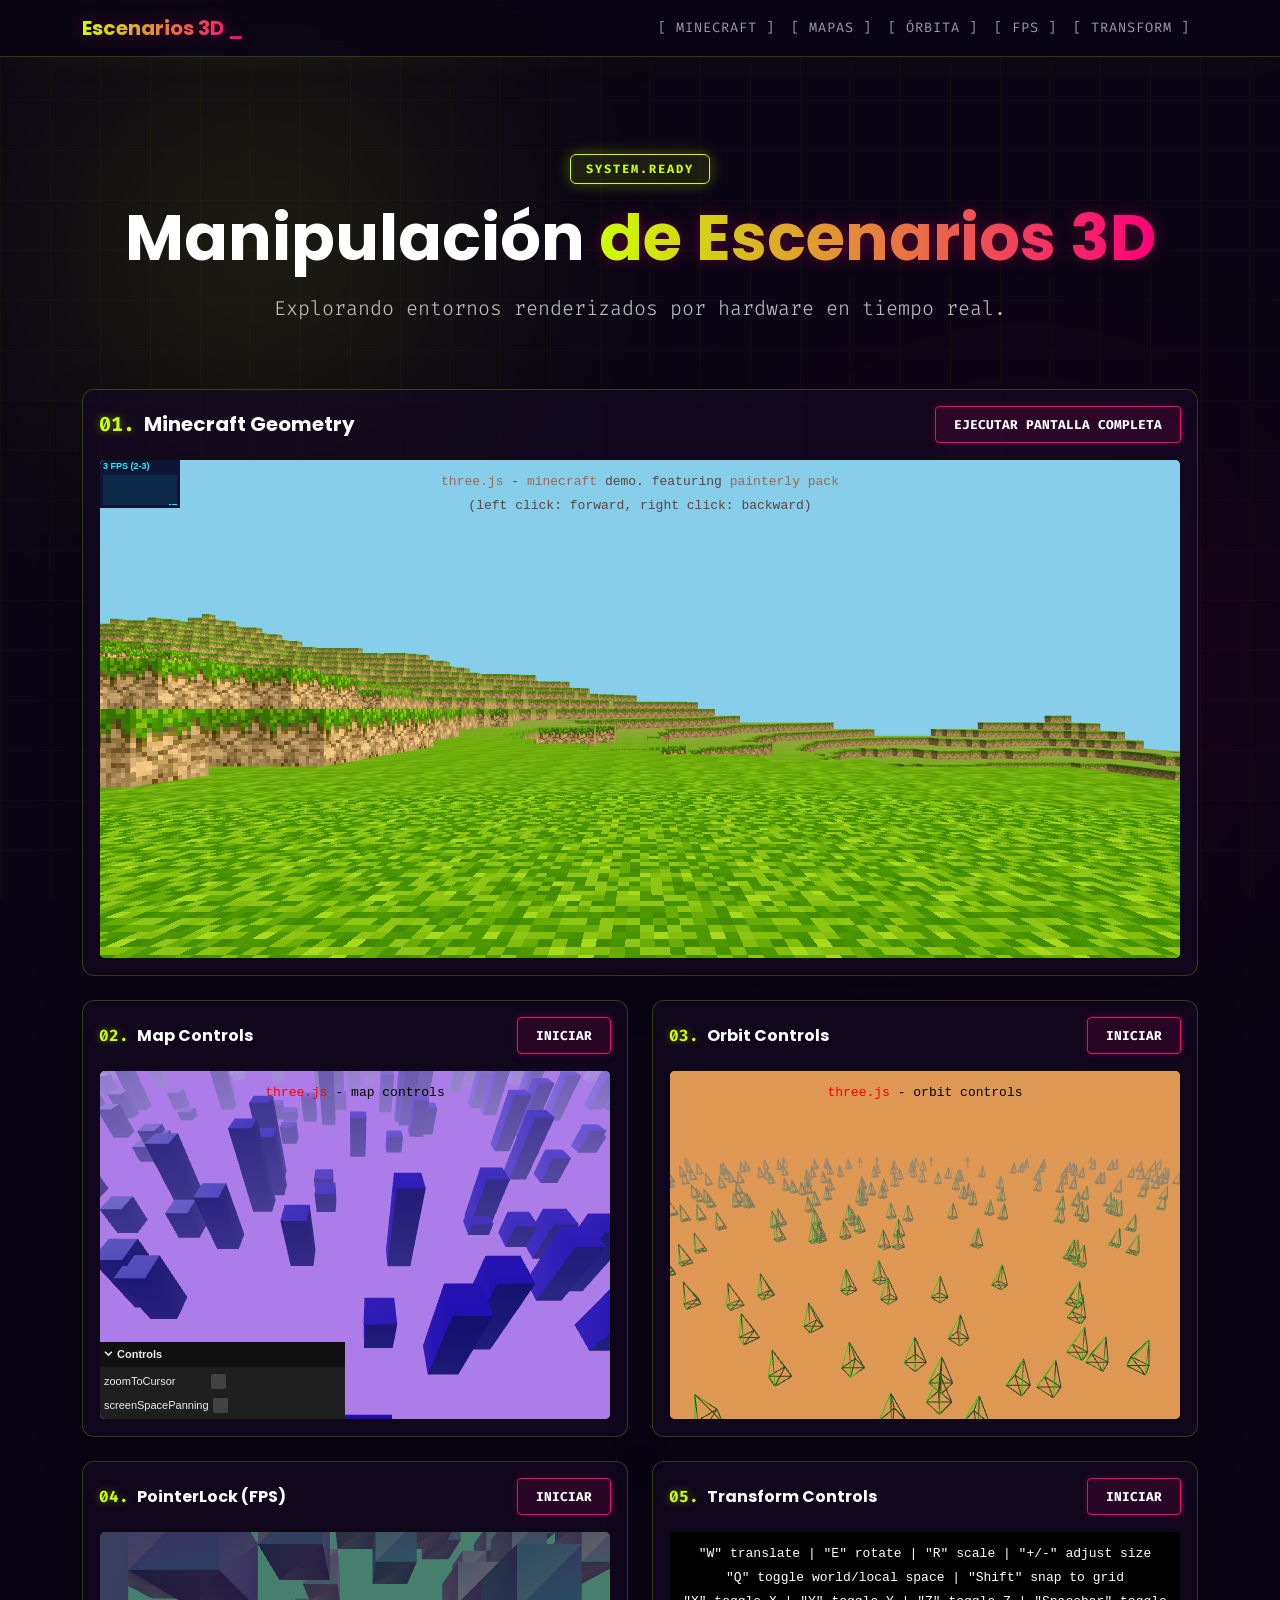
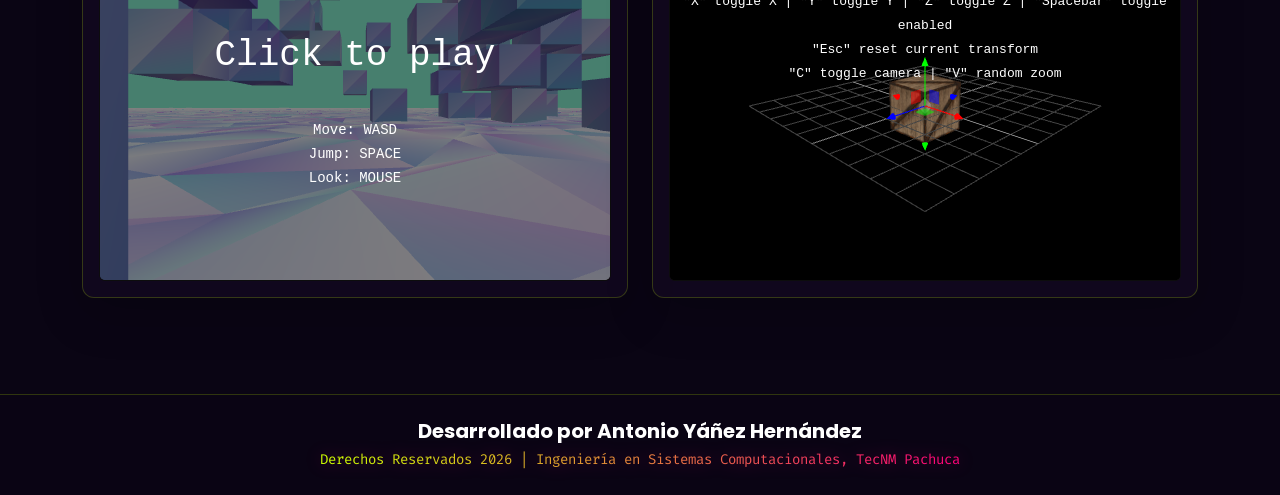
<file: index.html>
<!DOCTYPE html>
<html lang="es">
<head>
    <meta charset="UTF-8">
    <title>Portafolio 3D WebGL - Three.js</title>
    <meta name="viewport" content="width=device-width, initial-scale=1.0">
    
    <!-- Google Fonts: Poppins & Fira Code (para detalles técnicos) -->
    <link rel="preconnect" href="https://fonts.googleapis.com">
    <link rel="preconnect" href="https://fonts.gstatic.com" crossorigin>
    <link href="https://fonts.googleapis.com/css2?family=Fira+Code:wght@400;600&family=Poppins:wght@300;400;600;800&display=swap" rel="stylesheet">
    
    <!-- Bootstrap 5 CSS -->
    <link href="https://cdn.jsdelivr.net/npm/bootstrap@5.3.2/dist/css/bootstrap.min.css" rel="stylesheet">
    
    <!-- CSS Personalizado -->
    <link rel="stylesheet" href="./assets/css/styles.css">

    <link rel="shortcut icon" href="./assets/img/favicon.png" type="image/x-icon" />
</head>
<body>

    <!-- Fondo con efecto de cuadrícula de red -->
    <div class="cyber-grid"></div>
    <!-- CAMBIA ESTAS DOS LÍNEAS -->
    <div class="bg-glow glow-primary"></div>
    <div class="bg-glow glow-secondary"></div>

    <!-- Navbar efecto cristal -->
    <nav class="navbar navbar-expand-lg fixed-top glass-navbar">
        <div class="container">
            <a class="navbar-brand fw-bold text-gradient cyber-title" href="#">Escenarios 3D <span class="blink">_</span></a>
            <button class="navbar-toggler" type="button" data-bs-toggle="collapse" data-bs-target="#navbarNav">
                <span class="navbar-toggler-icon" style="filter: invert(1);"></span>
            </button>
            <div class="collapse navbar-collapse" id="navbarNav">
                <ul class="navbar-nav ms-auto tech-font">
                    <li class="nav-item"><a class="nav-link" href="#demo1">[ MINECRAFT ]</a></li>
                    <li class="nav-item"><a class="nav-link" href="#demo2">[ MAPAS ]</a></li>
                    <li class="nav-item"><a class="nav-link" href="#demo3">[ ÓRBITA ]</a></li>
                    <li class="nav-item"><a class="nav-link" href="#demo4">[ FPS ]</a></li>
                    <li class="nav-item"><a class="nav-link" href="#demo5">[ TRANSFORM ]</a></li>
                </ul>
            </div>
        </div>
    </nav>

    <!-- Header / Hero Section -->
    <header class="hero-section text-center">
        <div class="container mt-4">
            <span class="badge cyber-badge mb-3">SYSTEM.READY</span>
            <h1 class="display-3 fw-bold text-white mb-3">Manipulación <span class="text-gradient"> de Escenarios 3D</span></h1>
            <p class="lead text-light opacity-75 tech-font">Explorando entornos renderizados por hardware en tiempo real.</p>
        </div>
    </header>

    <!-- Contenido Principal -->
    <div class="container pb-5">
        <div class="row g-4">
            
            <!-- Demo 1: Minecraft (Destacado) -->
            <div class="col-12" id="demo1">
                <div class="cyber-card shadow-lg p-3">
                    <div class="card-header d-flex justify-content-between align-items-center mb-3">
                        <span class="fs-5 fw-bold text-white"><span class="tech-accent">01.</span> Minecraft Geometry</span>
                        <a href="minecraft.html" target="_blank" class="cyber-btn">Ejecutar Pantalla Completa</a>
                    </div>
                    <div class="iframe-container main-demo">
                        <iframe src="minecraft.html" loading="lazy"></iframe>
                    </div>
                </div>
            </div>

            <!-- Demo 2: Map Controls -->
            <div class="col-md-6" id="demo2">
                <div class="cyber-card shadow-lg p-3">
                    <div class="card-header d-flex justify-content-between align-items-center mb-3">
                        <span class="fw-bold text-white"><span class="tech-accent">02.</span> Map Controls</span>
                        <a href="map.html" target="_blank" class="cyber-btn">Iniciar</a>
                    </div>
                    <div class="iframe-container">
                        <iframe src="map.html" loading="lazy"></iframe>
                    </div>
                </div>
            </div>

            <!-- Demo 3: Orbit Controls -->
            <div class="col-md-6" id="demo3">
                <div class="cyber-card shadow-lg p-3">
                    <div class="card-header d-flex justify-content-between align-items-center mb-3">
                        <span class="fw-bold text-white"><span class="tech-accent">03.</span> Orbit Controls</span>
                        <a href="orbit.html" target="_blank" class="cyber-btn">Iniciar</a>
                    </div>
                    <div class="iframe-container">
                        <iframe src="orbit.html" loading="lazy"></iframe>
                    </div>
                </div>
            </div>

            <!-- Demo 4: PointerLock -->
            <div class="col-md-6" id="demo4">
                <div class="cyber-card shadow-lg p-3">
                    <div class="card-header d-flex justify-content-between align-items-center mb-3">
                        <span class="fw-bold text-white"><span class="tech-accent">04.</span> PointerLock (FPS)</span>
                        <a href="pointerlock.html" target="_blank" class="cyber-btn">Iniciar</a>
                    </div>
                    <div class="iframe-container">
                        <iframe src="pointerlock.html" loading="lazy"></iframe>
                    </div>
                </div>
            </div>

            <!-- Demo 5: Transform Controls -->
            <div class="col-md-6" id="demo5">
                <div class="cyber-card shadow-lg p-3">
                    <div class="card-header d-flex justify-content-between align-items-center mb-3">
                        <span class="fw-bold text-white"><span class="tech-accent">05.</span> Transform Controls</span>
                        <a href="transform.html" target="_blank" class="cyber-btn">Iniciar</a>
                    </div>
                    <div class="iframe-container">
                        <iframe src="transform.html" loading="lazy"></iframe>
                    </div>
                </div>
            </div>

        </div>
    </div>

    <!-- Footer Efecto Cristal -->
    <footer class="glass-footer text-center py-4 mt-5">
        <div class="container">
            <h5 class="mb-1 fw-bold text-white">Desarrollado por Antonio Yáñez Hernández</h5>
            <p class="mb-0 text-gradient tech-font small">Derechos Reservados 2026 | Ingeniería en Sistemas Computacionales, TecNM Pachuca</p>
        </div>
    </footer>

    <!-- Bootstrap 5 JS -->
    <script src="https://cdn.jsdelivr.net/npm/bootstrap@5.3.2/dist/js/bootstrap.bundle.min.js"></script>
</body>
</html>
</file>
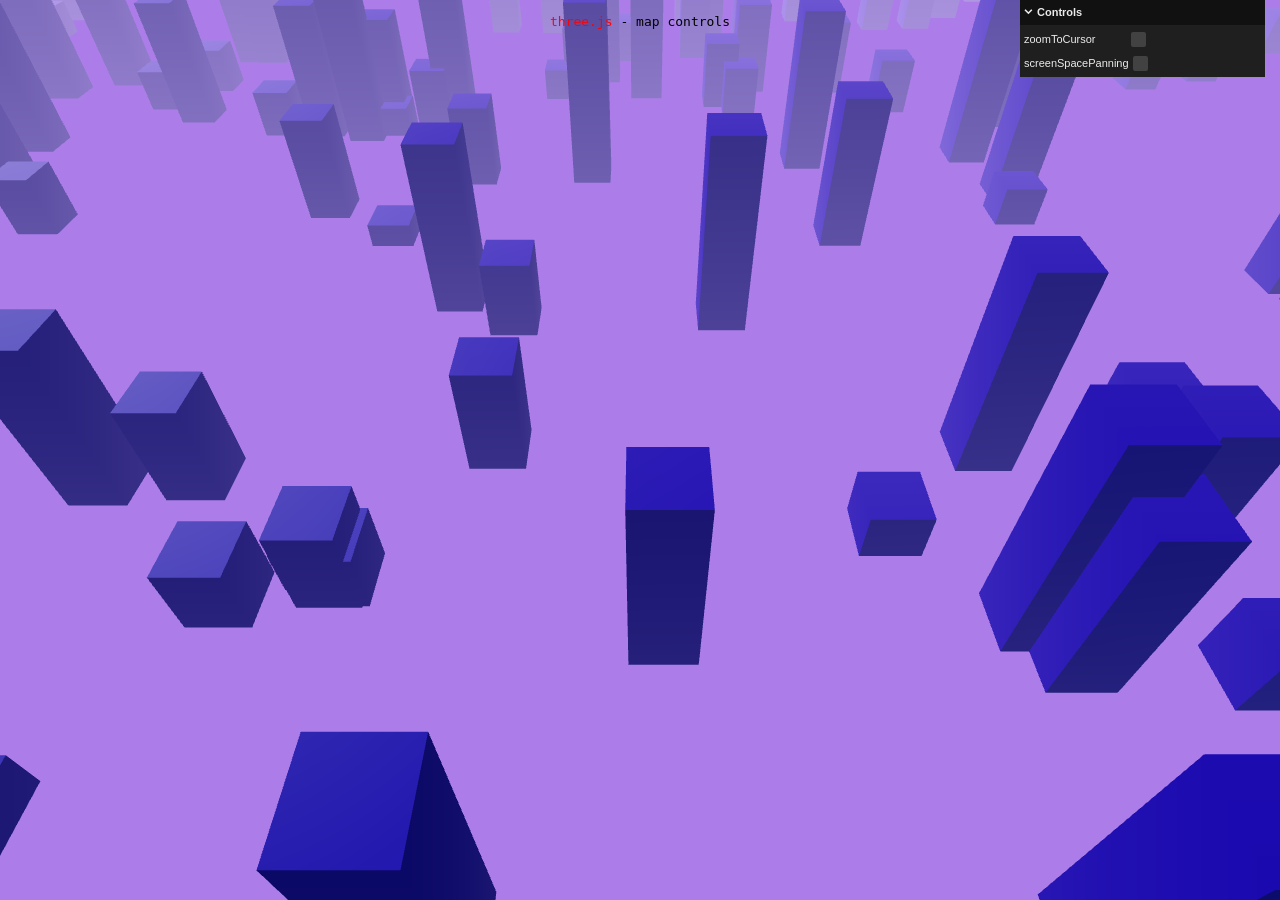
<file: map.html>
<!DOCTYPE html>
<html lang="en">
<head>
    <title>Map Controls</title>
    <meta charset="utf-8">
    <meta name="viewport" content="width=device-width, user-scalable=no, minimum-scale=1.0, maximum-scale=1.0">
    <link type="text/css" rel="stylesheet" href="./assets/css/main.css">
    <link rel="shortcut icon" href="./assets/img/favicon.png" type="image/x-icon" />
    <style>
        body {
            background-color: #ccc;
            color: #000;
        }

        a {
            color: #f00;
        }
        
        .back-btn {
            display: inline-block;
            margin-top: 10px;
            font-weight: bold;
            background: #2c3e50;
            color: #fff !important;
            padding: 5px 10px;
            border-radius: 5px;
            text-decoration: none;
        }
    </style>
</head>

<body>
    <div id="info">
        <a href="https://threejs.org" target="_blank" rel="noopener">three.js</a> - map controls<br/>
    </div>

    <script type="importmap">
        {
            "imports": {
                "three": "./assets/build/three.module.js",
                "three/addons/": "./assets/jsm/"
            }
        }
    </script>

    <!-- Apuntando al archivo JS separado -->
    <script type="module" src="./assets/js/map.js"></script>

</body>
</html>
</file>
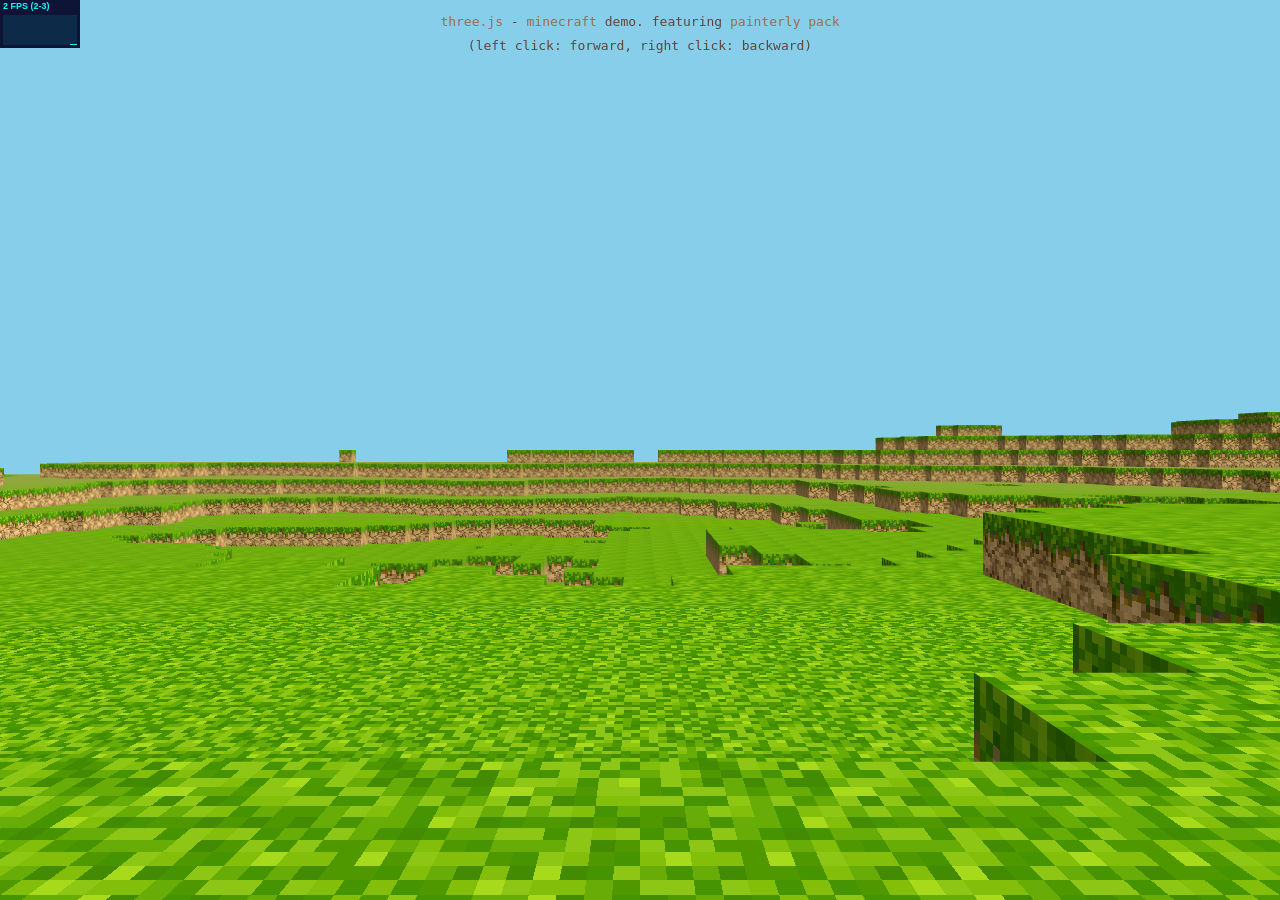
<file: minecraft.html>
<!DOCTYPE html>
<html lang="en">
<head>
    <title>Minecraft Geometry</title>
    <meta charset="utf-8">
    <meta name="viewport" content="width=device-width, user-scalable=no, minimum-scale=1.0, maximum-scale=1.0">
    <link type="text/css" rel="stylesheet" href="./assets/css/main.css">
    <link rel="shortcut icon" href="./assets/img/favicon.png" type="image/x-icon" />
    <style>
        body {
            background-color: #bfd1e5;
            color: #61443e;
        }
        
        a {
            color: #a06851;
        }
        
        .back-btn {
            display: inline-block;
            margin-top: 10px;
            font-weight: bold;
            background: #2c3e50;
            color: #fff !important;
            padding: 5px 10px;
            border-radius: 5px;
            text-decoration: none;
        }
    </style>
</head>
<body>

    <div id="container"></div>
    <div id="info">
        <a href="https://threejs.org" target="_blank" rel="noopener">three.js</a> - <a href="http://www.minecraft.net/" target="_blank" rel="noopener">minecraft</a> demo. featuring <a href="http://painterlypack.net/" target="_blank" rel="noopener">painterly pack</a><br />
        (left click: forward, right click: backward)<br/>
    </div>

    <script type="importmap">
        {
            "imports": {
                "three": "./assets/build/three.module.js",
                "three/addons/": "./assets/jsm/"
            }
        }
    </script>

    <!-- Apuntando al archivo JS de Minecraft -->
    <script type="module" src="./assets/js/minecraft.js"></script>

</body>
</html>
</file>
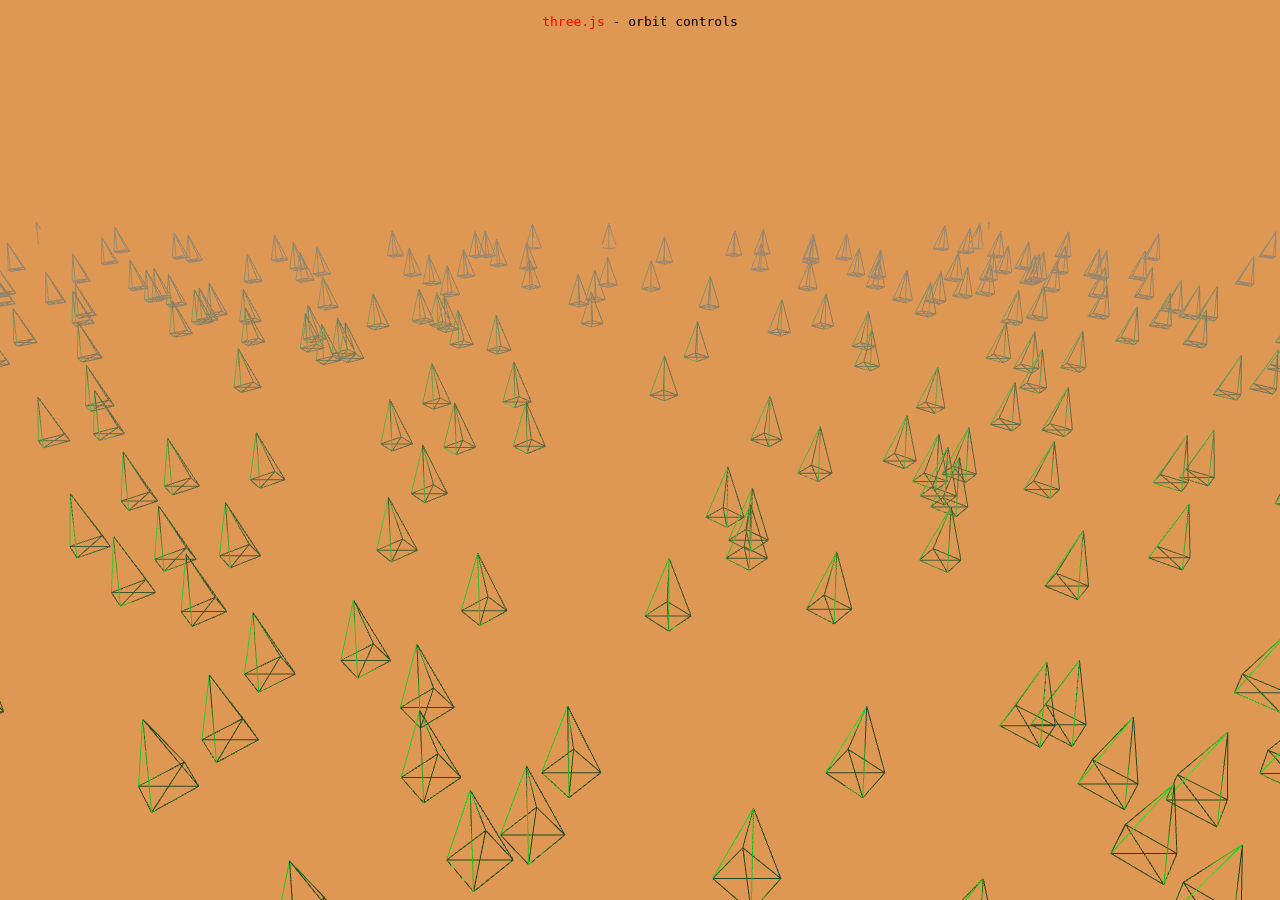
<file: orbit.html>
<!DOCTYPE html>
<html lang="en">
<head>
    <title>Orbit Controls</title>
    <meta charset="utf-8">
    <meta name="viewport" content="width=device-width, user-scalable=no, minimum-scale=1.0, maximum-scale=1.0">
    <link type="text/css" rel="stylesheet" href="./assets/css/main.css">
    <link rel="shortcut icon" href="./assets/img/favicon.png" type="image/x-icon" />
    <style>
        body {
            background-color: #ccc;
            color: #000;
        }

        a {
            color: #f00;
        }

        .back-btn {
            display: inline-block;
            margin-top: 10px;
            font-weight: bold;
            background: #2c3e50;
            color: #fff !important;
            padding: 5px 10px;
            border-radius: 5px;
            text-decoration: none;
        }
    </style>
</head>

<body>
    <div id="info">
        <a href="https://threejs.org" target="_blank" rel="noopener">three.js</a> - orbit controls<br/>
    </div>

    <script type="importmap">
        {
            "imports": {
                "three": "./assets/build/three.module.js",
                "three/addons/": "./assets/jsm/"
            }
        }
    </script>

    <!-- Apuntando al nuevo archivo JS -->
    <script type="module" src="./assets/js/orbit.js"></script>

</body>
</html>
</file>
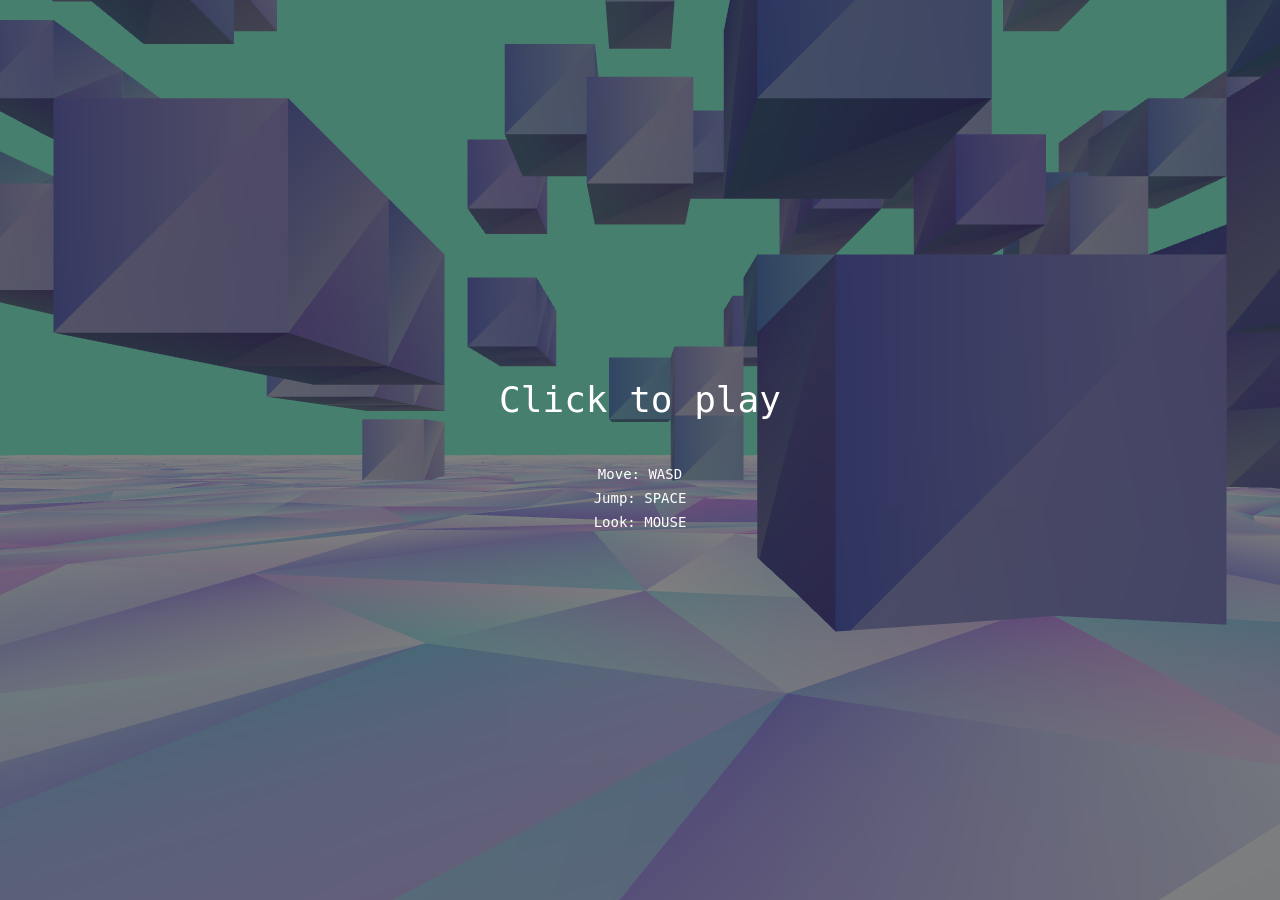
<file: pointerlock.html>
<!DOCTYPE html>
<html lang="en">
<head>
    <title>Pointerlock (FPS)</title>
    <meta charset="utf-8">
    <meta name="viewport" content="width=device-width, user-scalable=no, minimum-scale=1.0, maximum-scale=1.0">
    <link type="text/css" rel="stylesheet" href="./assets/css/main.css">
    <link rel="shortcut icon" href="./assets/img/favicon.png" type="image/x-icon" />
    <style>
        #blocker {
            position: absolute;
            width: 100%;
            height: 100%;
            background-color: rgba(0,0,0,0.5);
            z-index: 10;
        }

        #instructions {
            width: 100%;
            height: 100%;
            display: flex;
            flex-direction: column;
            justify-content: center;
            align-items: center;
            text-align: center;
            font-size: 14px;
            cursor: pointer;
            color: white;
        }

        .back-btn {
            display: inline-block;
            margin-top: 30px;
            font-weight: bold;
            background: #e74c3c;
            color: #fff !important;
            padding: 10px 20px;
            border-radius: 5px;
            text-decoration: none;
            font-size: 16px;
        }
        
        .back-btn:hover {
            background: #c0392b;
        }
    </style>
</head>
<body>
    <div id="blocker">
        <div id="instructions">
            <p style="font-size:36px">
                Click to play
            </p>
            <p>
                Move: WASD<br/>
                Jump: SPACE<br/>
                Look: MOUSE
            </p>
        </div>
    </div>

    <script type="importmap">
        {
            "imports": {
                "three": "./assets/build/three.module.js",
                "three/addons/": "./assets/jsm/"
            }
        }
    </script>

    <!-- Apuntando al nuevo archivo JS -->
    <script type="module" src="./assets/js/pointerlock.js"></script>

</body>
</html>
</file>
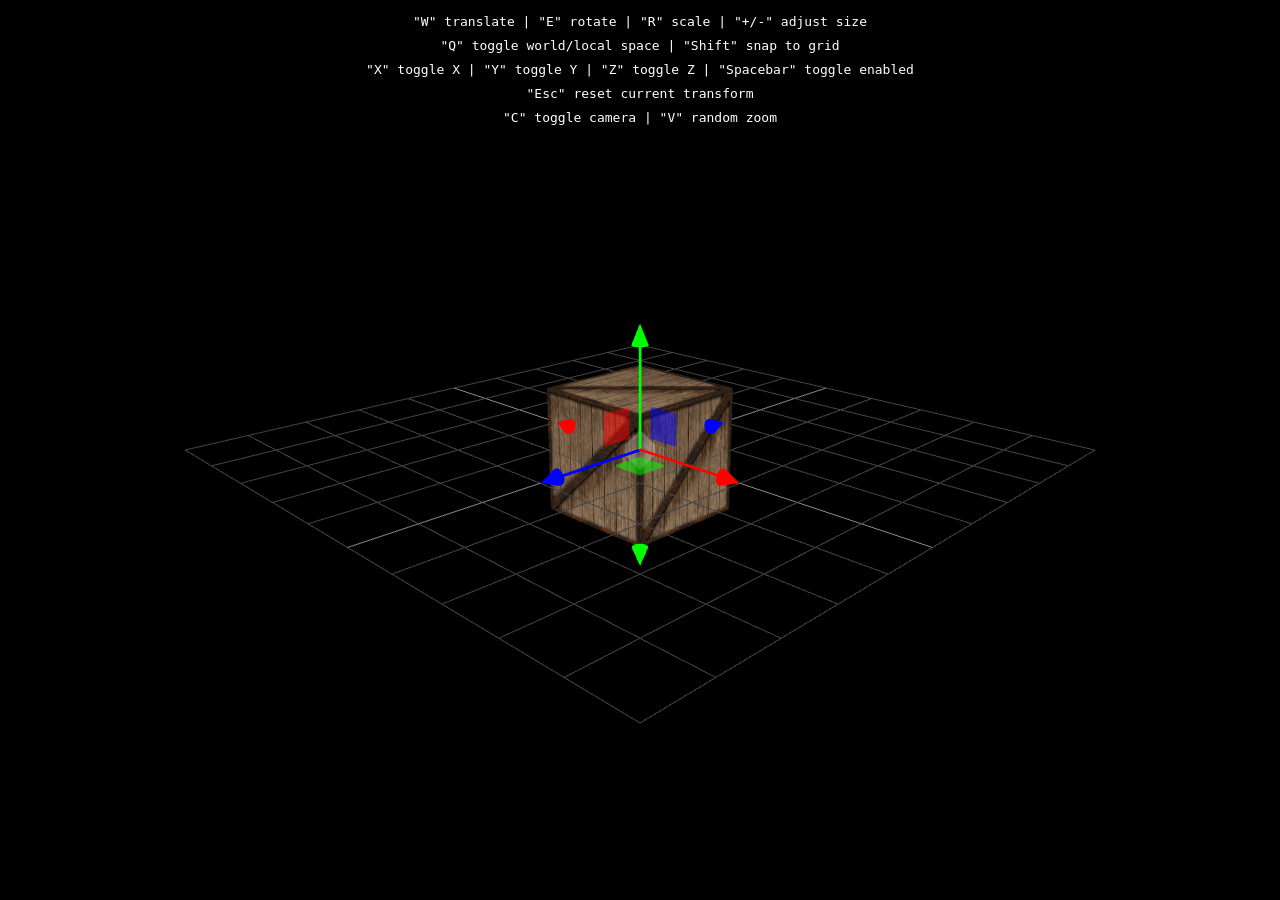
<file: transform.html>
<!DOCTYPE html>
<html lang="en">
<head>
    <title>Transform Controls</title>
    <meta charset="utf-8">
    <meta name="viewport" content="width=device-width, user-scalable=no, minimum-scale=1.0, maximum-scale=1.0">
    <link type="text/css" rel="stylesheet" href="./assets/css/main.css">
    <link rel="shortcut icon" href="./assets/img/favicon.png" type="image/x-icon" />
    <style>
        .back-btn {
            display: inline-block;
            margin-top: 15px;
            font-weight: bold;
            background: #2c3e50;
            color: #fff !important;
            padding: 5px 10px;
            border-radius: 5px;
            text-decoration: none;
        }
    </style>
</head>
<body>

    <div id="info">
        "W" translate | "E" rotate | "R" scale | "+/-" adjust size<br />
        "Q" toggle world/local space |  "Shift" snap to grid<br />
        "X" toggle X | "Y" toggle Y | "Z" toggle Z | "Spacebar" toggle enabled<br />
        "Esc" reset current transform<br />
        "C" toggle camera | "V" random zoom<br />
    </div>

    <script type="importmap">
        {
            "imports": {
                "three": "./assets/build/three.module.js",
                "three/addons/": "./assets/jsm/"
            }
        }
    </script>

    <!-- Apuntando al nuevo archivo JS -->
    <script type="module" src="./assets/js/transform.js"></script>

</body>
</html>
</file>
<file: assets/css/styles.css>
/* Variables de Color: Tema Neon Volt (Llamativo) */
:root {
    --bg-color: #0a0514; /* Violeta muy oscuro, casi negro */
    --primary-neon: #ccff00; /* Verde Voltio / Amarillo Neón */
    --secondary-neon: #ff007a; /* Magenta Eléctrico */
    --card-bg: rgba(20, 10, 35, 0.65);
    --glass-border: rgba(204, 255, 0, 0.2);
}

body {
    font-family: 'Poppins', sans-serif;
    background-color: var(--bg-color);
    color: #e0e0e0;
    scroll-behavior: smooth;
    position: relative;
    overflow-x: hidden;
}

/* Fuente técnica para detalles */
.tech-font {
    font-family: 'Fira Code', monospace;
}
.tech-accent {
    color: var(--primary-neon);
    font-family: 'Fira Code', monospace;
    margin-right: 5px;
    text-shadow: 0 0 8px rgba(204, 255, 0, 0.4);
}

/* Fondo de cuadrícula estilo matriz */
.cyber-grid {
    position: fixed;
    top: 0; left: 0; width: 100vw; height: 100vh;
    background-image: 
        linear-gradient(rgba(255, 0, 122, 0.05) 1px, transparent 1px),
        linear-gradient(90deg, rgba(204, 255, 0, 0.03) 1px, transparent 1px);
    background-size: 50px 50px;
    z-index: -2;
}

/* Luces de fondo ambientales hiper-vibrantes */
.bg-glow {
    position: fixed;
    width: 60vw;
    height: 60vw;
    border-radius: 50%;
    z-index: -1;
    filter: blur(120px);
    opacity: 0.15;
}
.glow-primary { 
    top: -15%; left: -10%; 
    background: radial-gradient(circle, var(--primary-neon) 0%, transparent 60%); 
}
.glow-secondary { 
    bottom: -15%; right: -10%; 
    background: radial-gradient(circle, var(--secondary-neon) 0%, transparent 60%); 
}

/* Navbar Cristalino */
.glass-navbar {
    background: rgba(10, 5, 20, 0.85);
    backdrop-filter: blur(12px);
    -webkit-backdrop-filter: blur(12px);
    border-bottom: 1px solid var(--glass-border);
    box-shadow: 0 4px 30px rgba(204, 255, 0, 0.05);
}

.glass-navbar .nav-link {
    color: #a098b0;
    font-size: 0.85rem;
    transition: all 0.3s ease;
    letter-spacing: 1px;
}

.glass-navbar .nav-link:hover {
    color: var(--primary-neon);
    text-shadow: 0 0 12px rgba(204, 255, 0, 0.6);
    transform: translateY(-2px);
}

/* Texto Gradiente Llamativo */
.text-gradient {
    background: linear-gradient(90deg, var(--primary-neon), var(--secondary-neon));
    -webkit-background-clip: text;
    -webkit-text-fill-color: transparent;
    display: inline-block;
    filter: drop-shadow(0 0 8px rgba(255, 0, 122, 0.3));
}

/* Animación del cursor en el título */
.blink {
    animation: blinker 1s linear infinite;
    color: var(--primary-neon);
}
@keyframes blinker {
    50% { opacity: 0; }
}

/* Cabecera Hero */
.hero-section {
    padding-top: 130px;
    padding-bottom: 50px;
}

.cyber-badge {
    background-color: rgba(204, 255, 0, 0.1);
    color: var(--primary-neon);
    border: 1px solid var(--primary-neon);
    font-family: 'Fira Code', monospace;
    letter-spacing: 2px;
    padding: 8px 15px;
    box-shadow: 0 0 15px rgba(204, 255, 0, 0.3);
}

/* Tarjetas Ultra-Vibrantes */
.cyber-card {
    background: var(--card-bg);
    backdrop-filter: blur(12px);
    -webkit-backdrop-filter: blur(12px);
    border: 1px solid var(--glass-border);
    border-radius: 12px;
    transition: all 0.4s cubic-bezier(0.175, 0.885, 0.32, 1.275);
    height: 100%;
    box-shadow: 0 10px 30px rgba(0,0,0,0.5);
}

.cyber-card:hover {
    transform: translateY(-8px) scale(1.02);
    border-color: var(--primary-neon);
    box-shadow: 0 0 30px rgba(204, 255, 0, 0.2), inset 0 0 20px rgba(255, 0, 122, 0.1);
}

/* Contenedor de los iframes */
.iframe-container {
    width: 100%;
    height: 350px;
    border-radius: 6px;
    overflow: hidden;
    background: #000;
    border: 1px solid rgba(255,255,255,0.05);
}

.iframe-container.main-demo {
    height: 500px;
}

.iframe-container iframe {
    width: 100%;
    height: 100%;
    border: none;
}

/* Botón Estilo Terminal Llamativo */
.cyber-btn {
    padding: 8px 18px;
    background: rgba(255, 0, 122, 0.1);
    border: 1px solid var(--secondary-neon);
    color: #fff;
    font-family: 'Fira Code', monospace;
    font-size: 0.8rem;
    font-weight: bold;
    text-transform: uppercase;
    text-decoration: none;
    transition: all 0.3s ease;
    border-radius: 4px;
    box-shadow: 0 0 10px rgba(255, 0, 122, 0.2);
}

.cyber-btn:hover {
    background: var(--secondary-neon);
    color: #fff;
    box-shadow: 0 0 20px var(--secondary-neon), 0 0 40px var(--secondary-neon);
    transform: translateY(-2px);
}

/* Footer */
.glass-footer {
    background: rgba(10, 5, 20, 0.9);
    border-top: 1px solid var(--glass-border);
}

/* Animación de entrada */
@keyframes fadeIn {
    from { opacity: 0; transform: translateY(25px); }
    to { opacity: 1; transform: translateY(0); }
}

.col-md-6, .col-12 {
    animation: fadeIn 0.8s ease-out forwards;
}
</file>
<file: assets/css/main.css>
body {
	margin: 0;
	background-color: #000;
	color: #fff;
	font-family: Monospace;
	font-size: 13px;
	line-height: 24px;
	overscroll-behavior: none;
}

a {
	color: #ff0;
	text-decoration: none;
}

a:hover {
	text-decoration: underline;
}

button {
	cursor: pointer;
	text-transform: uppercase;
}

#info {
	position: absolute;
	top: 0px;
	width: 100%;
	padding: 10px;
	box-sizing: border-box;
	text-align: center;
	-moz-user-select: none;
	-webkit-user-select: none;
	-ms-user-select: none;
	user-select: none;
	pointer-events: none;
	z-index: 1; /* TODO Solve this in HTML */
}

a, button, input, select {
	pointer-events: auto;
}

.lil-gui {
	z-index: 2 !important; /* TODO Solve this in HTML */
}

@media all and ( max-width: 640px ) {
	.lil-gui.root { 
		right: auto;
		top: auto;
		max-height: 50%;
		max-width: 80%;
		bottom: 0;
		left: 0;
	}
}

#overlay {
	position: absolute;
	font-size: 16px;
	z-index: 2;
	top: 0;
	left: 0;
	width: 100%;
	height: 100%;
	display: flex;
	align-items: center;
	justify-content: center;
	flex-direction: column;
	background: rgba(0,0,0,0.7);
}

	#overlay button {
		background: transparent;
		border: 0;
		border: 1px solid rgb(255, 255, 255);
		border-radius: 4px;
		color: #ffffff;
		padding: 12px 18px;
		text-transform: uppercase;
		cursor: pointer;
	}

#notSupported {
	width: 50%;
	margin: auto;
	background-color: #f00;
	margin-top: 20px;
	padding: 10px;
}
</file>
